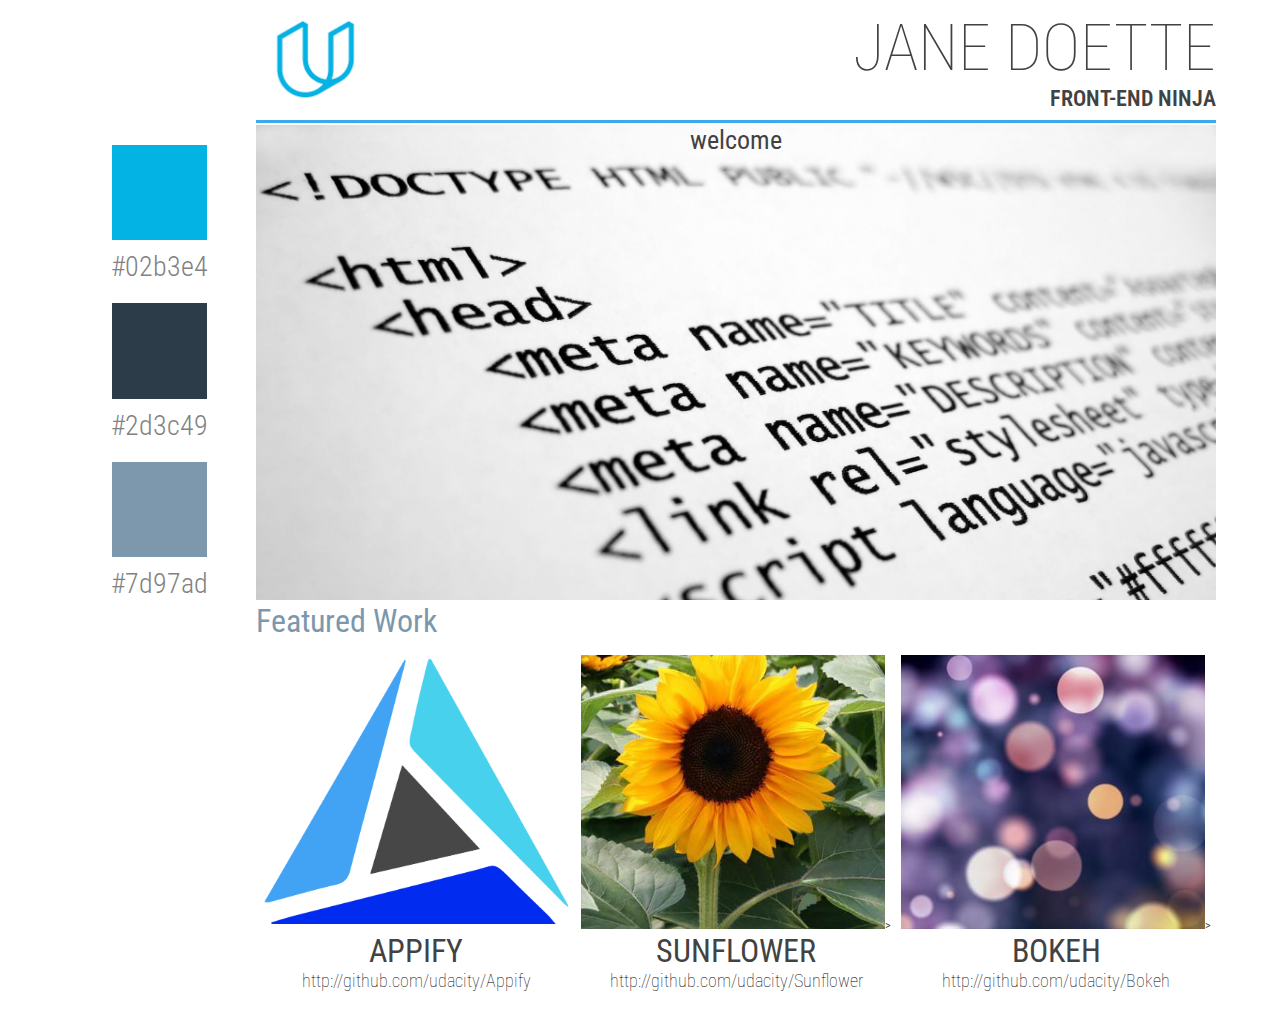
<file: index.html>
<!DOCTYPE html>
<html lang="en">
  <head> 
    <meta charset="utf-8">
    <meta name="viewport" content="width=device-width, initial-scale=1.0">
    <meta http-equiv="X-UA-Compatible" content="IE=edge">
    <link rel="shortcut icon" href="images/favicon.ico">
    <title>Portfolio Site</title>
    <link href="https://fonts.googleapis.com/css?family=Roboto+Condensed:100,200,300,400,500&subset=latin,latin-ext,cyrillic,cyrillic-ext,greek-ext,greek,vietnamese" rel="stylesheet" type="text/css">
    <link rel="stylesheet" type="text/css" href="css/style.css">
    <link rel="stylesheet" type="text/css" href="css/responsive.css">
 </head>
  <body>
  	<div class="container">
  		<header class="header">  			
  			<div class="header_text logo">
  				<h1 class="header_title">jane doette</h1>
  				<h4>front-end ninja</h4>
  			</div>
  		</header>
  		<aside class="left_part">
  			<div class="color_div color1">
  			</div>
  			<h3>#02b3e4</h3>
  			<div class="color_div color2">
  			</div>
  			<h3>#2d3c49</h3>
  			<div class="color_div color3">
  			</div>
  			<h3>#7d97ad</h3>
  		</aside>
  		<section class="content">
        <h3>welcome</h3>
  		</section>
  		<footer class="footer">
  			<h2 class="footer_header">Featured Work</h2>
  			<div class="flex">
  				<div class="flex_img">
  					<img src="images/appify.png" alt="Appify"  sizes="50vw"
            srcset="images/appify-min.png 200w,  images/appify.png 400w">
  					<h2>Appify</h2>
            <a href="#" target="_blank">http://github.com/udacity/Appify</a>
  				</div>
  				<div class="flex_img">
  					<img src="images/sunflower.png" alt="Sunflower" sizes="50vw"
            srcset="images/sunflower-min.png 200w,  images/sunflower.png 400w">>
  					<h2>Sunflower</h2>
            <a href="#" target="_blank">http://github.com/udacity/Sunflower</a>
  				</div>
  				<div class="flex_img">
  					<img src="images/bokeh.png" alt="Bokeh" sizes="50vw"
            srcset="images/bokeh-min.png 200w,  images/bokeh.png 400w">>
  					<h2>Bokeh</h2>
            <a href="#" target="_blank">http://github.com/udacity/Bokeh</a>
  				</div>
  			</div>
  		</footer>
  	</div>
  </body>
</html>
</file>
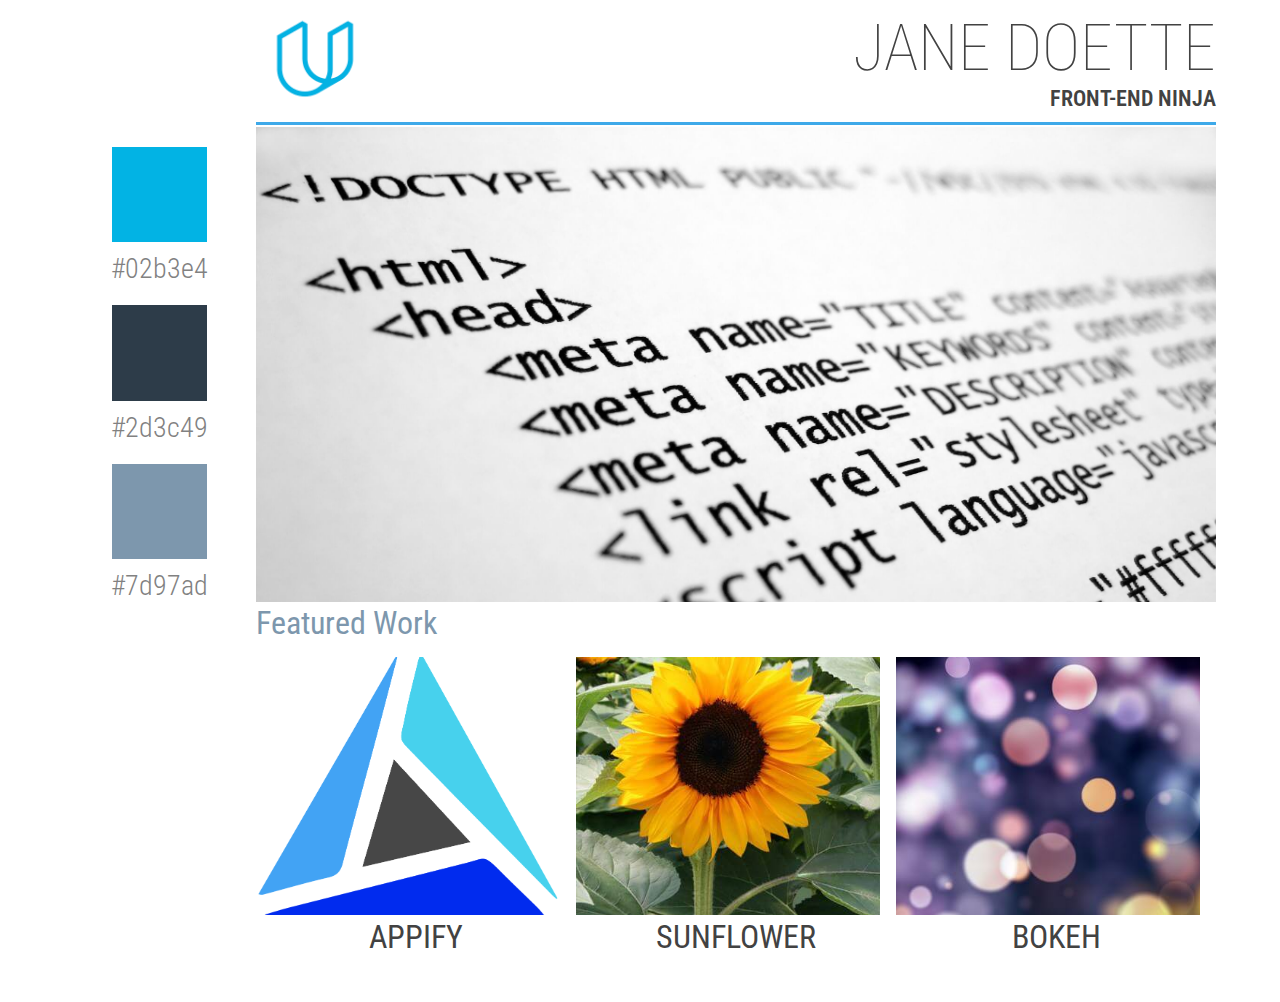
<file: portfoliosite/index.html>
<!DOCTYPE html>
<html lang="en">
  <head> 
    <meta charset="utf-8">
    <meta name="viewport" content="width=device-width, initial-scale=1.0">
    <meta http-equiv="X-UA-Compatible" content="IE=edge">
    <title>Portfolio Site</title>
    <link href="https://fonts.googleapis.com/css?family=Roboto+Condensed:100,200,300,400,500&subset=latin,latin-ext,cyrillic,cyrillic-ext,greek-ext,greek,vietnamese" rel="stylesheet" type="text/css">
    <link rel="stylesheet" type="text/css" href="css/style.css">
    <link rel="stylesheet" type="text/css" href="css/responsive.css">
 </head>
  <body>
  	<div class="container">
  		<div class="header">
  			<div class="logo-left left">
  				<img class="logo" src="images/logo.png" alt="logo">
  			</div>
  			<div class="header_text right">
  				<h1 class="header_title">jane doette</h1>
  				<h4>front-end ninja</h4>
  			</div>
  		</div>
  		<div class="left_part">
  			<div class="color_div color1">
  			</div>
  			<h3>#02b3e4</h3>
  			<div class="color_div color2">
  			</div>
  			<h3>#2d3c49</h3>
  			<div class="color_div color3">
  			</div>
  			<h3>#7d97ad</h3>
  		</div>
  		<div class="content">
  		</div>
  		<div class="footer">
  			<h2 class="footer_header">Featured Work</h2>
  			<div class="flex">
  				<div class="flex_img">
  					<img src="images/appify.png" alt="Appify">
  					<h2>Appify</h2>
  				</div>
  				<div class="flex_img">
  					<img src="images/sunflower.jpg" alt="Sunflower">
  					<h2>Sunflower</h2>
  				</div>
  				<div class="flex_img">
  					<img src="images/bokeh.png" alt="Bokeh">
  					<h2>Bokeh</h2>
  				</div>
  			</div>
  		</div>
  	</div>
  </body>
</html>
</file>
<file: css/style.css>
body {
  font-family: Roboto Condensed;
  font-size: 12px;
  color: #424242;
  margin: 0;
}

h1, 
h2, 
h3, 
h4 {
  margin: 0;
  font-weight: normal;
}

.header_text {
  text-transform: uppercase;
  text-align: end;
}

.header_text h1 {
  font-weight: 100;
  font-size: 65px;
}

.header_text h4 {
  font-weight: 600;
  font-size: 22px;
}

.container {
  display: grid;
  grid-gap: 2px;
  width: 90%;
  margin: 0 auto;
  grid-template-columns: repeat(12, 1fr);
  grid-template-rows: auto auto auto;
}

.header { 
  grid-column: 3 / -1;
  border-bottom: 3px solid #3EA9E9;
  padding: 1% 0;
}

.left_part {
  grid-row: 2 / 3;  
  grid-column: 1/ 3; 
}

.content { 
  grid-column: 3 / -1;
  background: url(../images/html.jpg);
  background-size: cover;
}

.footer {
  grid-column: 3 / -1;
}

.logo {
  background: url('../images/logo.png') no-repeat;
  background-position: left;
  background-size: contain;
}

.color_div  {
  width: 50%;
  margin: 20px auto 10px auto;
}

.color_div:after {
  content: "";
  display: block;
  padding-bottom: 100%;
}

.color1 {
  background: #02b3e4;
}

.color2 {
  background: #2d3c49;
}

.color3 {
  background: #7d97ad;
}

.left_part  h3 {
  text-align: center;
  font-weight: 300;
  color: #818181;
  font-size: 28px;
}

.content h3{
  text-align: center;
  font-size: 26px;
}

.flex {
	display: flex;
	flex-wrap: wrap;
	justify-content: space-around;
	padding-top: 15px;
}

.flex > div {
	flex: 1 1 150px;
  text-align: center;
}

.flex > div > img{
	width: 95%;
	height: 75%;
	object-fit: cover;
}

.footer_header {
  color: #7d97ad;
  font-size: 32px;
}

.flex_img h2 {
  text-transform: uppercase;
  font-weight: 400;
  font-size: 32px;
  text-align: center;
}

a {
  color: #000;
  text-decoration: none; 
  font-size: 18px;
  font-weight: 100;
}
</file>
<file: css/responsive.css>
@media screen and (max-width: 549px) {
   .left_part  h3 {
    font-size: 10px;
   }
   .header_text h1 { 
    font-size: 32px;
  }
  .header_text h4 {
    font-size: 12px;
  }
  .logo {
    height: 75px; 
  }
  .footer_header {
    font-size: 26px;
  }
}
@media screen and (min-width: 550px) {
 
}
@media screen and (min-width: 700px) {
   
}

@media screen and (min-width: 850px) {
 
}
</file>
<file: portfoliosite/css/style.css>
body {
  font-family: Roboto Condensed;
  font-size: 12px;
  color: #424242;
  margin: 0;
}

h1, h2, h3, h4 {
  margin: 0;
  font-weight: normal;
}

.header_text {
  text-transform: uppercase;
  text-align: end;
}

.header_text h1 {
  font-weight: 100;
  font-size: 65px;
}

.header_text h4 {
  font-weight: 600;
  font-size: 22px;
}

.container {
  display: grid;
  grid-gap: 2px;
  width: 90%;
  margin: 0 auto;
  grid-template-columns: repeat(12, 1fr);
  grid-template-rows: auto auto auto;
}

.header { 
  grid-column: 3 / -1;
  border-bottom: 3px solid #3EA9E9;
  padding: 1% 0;
}

.left_part {
  grid-row: 2 / 3;  
  grid-column: 1/ 3; 
}

.content { 
  grid-column: 3 / -1;
  background: url(../images/html.jpg);
  background-size: cover;
}

.footer {
  grid-column: 3 / -1;
}

.logo {
  height: 100px; 
}

.color_div  {
  width: 50%;
  margin: 20px auto 10px auto;
}

.color_div:after {
  content: "";
  display: block;
  padding-bottom: 100%;
}

.color1 {
  background: #02b3e4;
}

.color2 {
  background: #2d3c49;
}

.color3 {
  background: #7d97ad;
}

.left_part  h3 {
  text-align: center;
  font-weight: 300;
  color: #818181;
  font-size: 28px;
}

.left {
  float: left;
}

.right {
  float: right;
}

.flex {
	display: flex;
	flex-wrap: wrap;
	justify-content: space-around;
	padding-top: 15px;
}

.flex > div {
	flex: 1 1 150px;
}

.flex > div > img{
	width: 95%;
	height: 75%;
	object-fit: cover;
}

.footer_header {
  color: #7d97ad;
  font-size: 32px;
}

.flex_img h2 {
  text-transform: uppercase;
  font-weight: 400;
  font-size: 32px;
  text-align: center;
}
</file>
<file: portfoliosite/css/responsive.css>
@media screen and (max-width: 549px) {
   .left_part  h3 {
    font-size: 10px;
   }
   .header_text h1 { 
    font-size: 32px;
  }
  .header_text h4 {
    font-size: 12px;
  }
  .logo {
    height: 75px; 
  }
}
@media screen and (min-width: 550px) {
 
}
@media screen and (min-width: 700px) {
   
}

@media screen and (min-width: 850px) {
 
}
</file>
